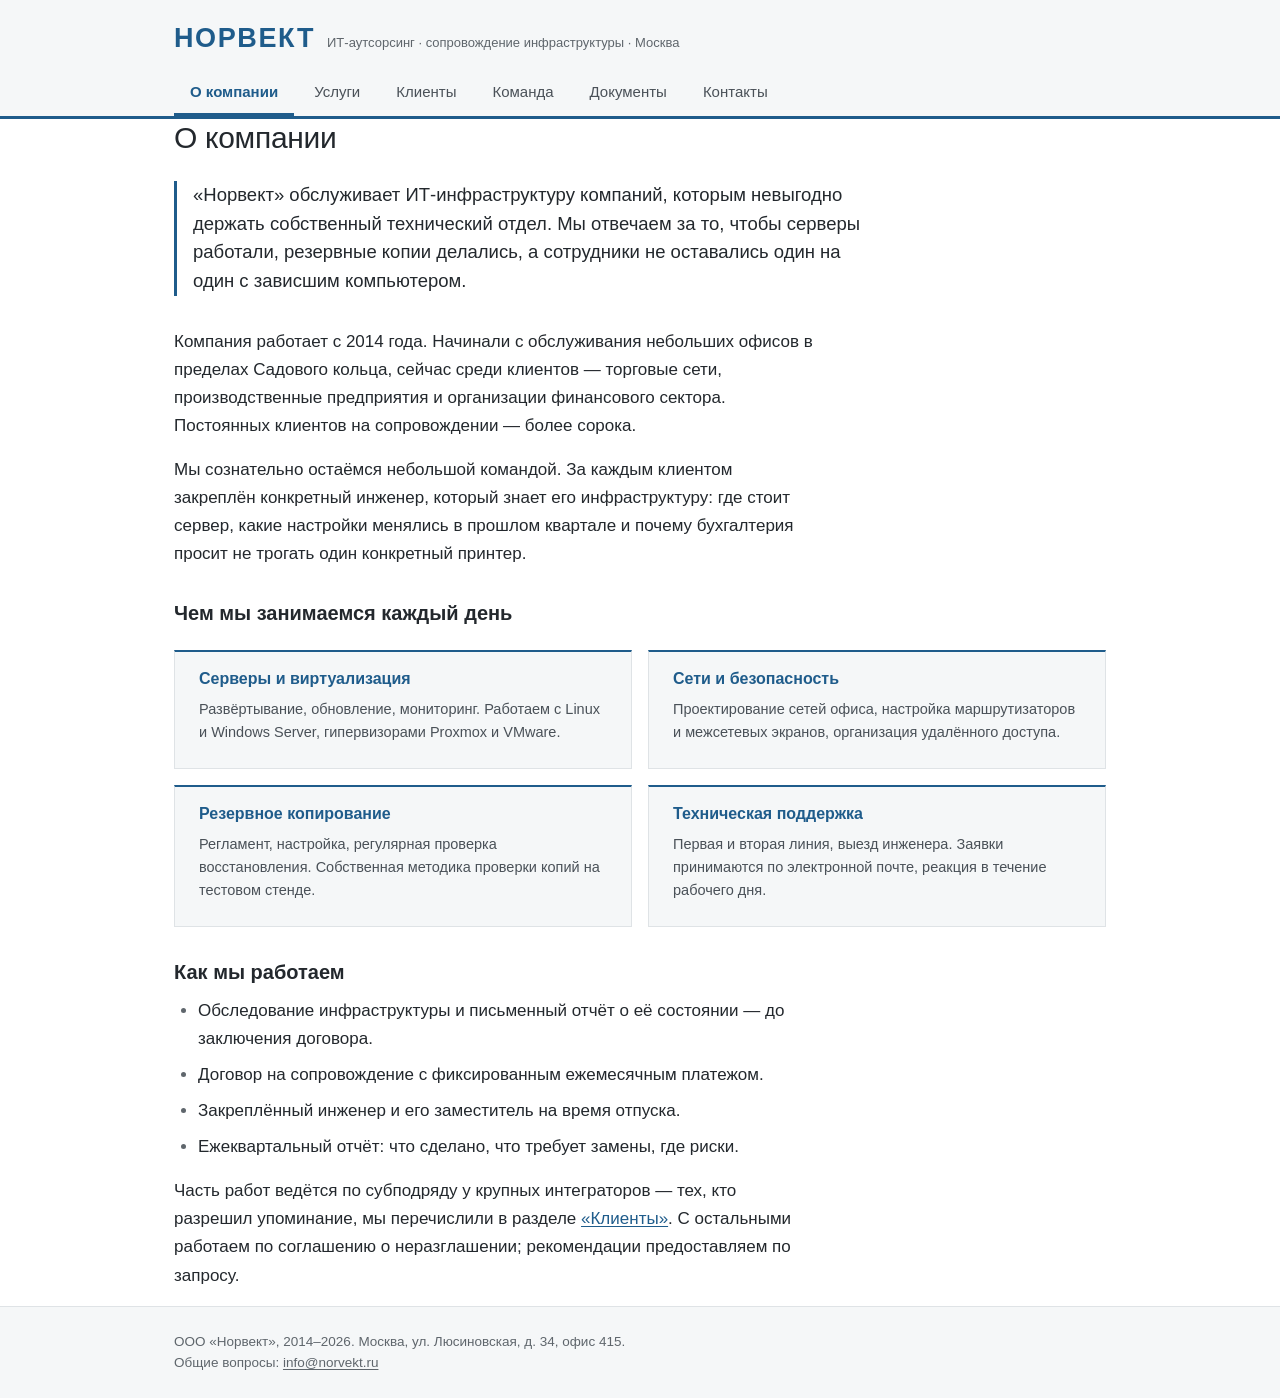
<file: index.html>
<!DOCTYPE html>
<html lang="ru">
<head>
<meta charset="utf-8">
<meta name="viewport" content="width=device-width, initial-scale=1">
<title>ООО «Норвект» — ИТ-аутсорсинг и сопровождение инфраструктуры</title>
<meta name="description" content="Норвект — обслуживание серверов и сетей, техническая поддержка, резервное копирование. Работаем с 2014 года, Москва.">
<link rel="canonical" href="https://norvekt.ru/">
<meta property="og:type" content="website">
<meta property="og:site_name" content="ООО «Норвект»">
<meta property="og:locale" content="ru_RU">
<meta property="og:title" content="ООО «Норвект» — ИТ-аутсорсинг и сопровождение инфраструктуры">
<meta property="og:description" content="Норвект — обслуживание серверов и сетей, техническая поддержка, резервное копирование. Работаем с 2014 года, Москва.">
<meta property="og:url" content="https://norvekt.ru/">
<link rel="icon" href="favicon.svg" type="image/svg+xml">
<link rel="stylesheet" href="assets/style.css">
<script type="application/ld+json">
{
  "@context": "https://schema.org",
  "@type": "Organization",
  "name": "ООО «Норвект»",
  "alternateName": "Норвект",
  "url": "https://norvekt.ru/",
  "email": "info@norvekt.ru",
  "foundingDate": "2014",
  "description": "ИТ-аутсорсинг и сопровождение инфраструктуры: серверы, сети, резервное копирование, техническая поддержка. Москва, с 2014 года.",
  "address": {
    "@type": "PostalAddress",
    "streetAddress": "ул. Люсиновская, д. 34, офис 415",
    "addressLocality": "Москва",
    "addressCountry": "RU"
  },
  "contactPoint": {
    "@type": "ContactPoint",
    "contactType": "customer support",
    "email": "support@norvekt.ru",
    "availableLanguage": "Russian"
  }
}
</script>
</head>
<body>

<a class="skip" href="#content">Перейти к содержанию</a>

<header class="site">
  <div class="wrap">
    <div class="brand">
      <a class="logo" href="index.html">НОРВЕКТ</a>
      <span class="tagline">ИТ-аутсорсинг · сопровождение инфраструктуры · Москва</span>
    </div>
    <nav class="main" aria-label="Разделы сайта">
      <ul>
        <li><a class="active" aria-current="page" href="index.html">О компании</a></li>
        <li><a href="services.html">Услуги</a></li>
        <li><a href="partners.html">Клиенты</a></li>
        <li><a href="team.html">Команда</a></li>
        <li><a href="docs.html">Документы</a></li>
        <li><a href="contacts.html">Контакты</a></li>
      </ul>
    </nav>
  </div>
</header>

<main class="wrap" id="content">

  <h1>О компании</h1>

  <p class="lead">
    «Норвект» обслуживает ИТ-инфраструктуру компаний, которым невыгодно держать
    собственный технический отдел. Мы отвечаем за то, чтобы серверы работали,
    резервные копии делались, а сотрудники не оставались один на один с зависшим
    компьютером.
  </p>

  <p>
    Компания работает с 2014 года. Начинали с обслуживания небольших офисов
    в пределах Садового кольца, сейчас среди клиентов — торговые сети,
    производственные предприятия и организации финансового сектора. Постоянных
    клиентов на сопровождении — более сорока.
  </p>

  <p>
    Мы сознательно остаёмся небольшой командой. За каждым клиентом закреплён
    конкретный инженер, который знает его инфраструктуру: где стоит сервер,
    какие настройки менялись в прошлом квартале и почему бухгалтерия просит
    не трогать один конкретный принтер.
  </p>

  <h2>Чем мы занимаемся каждый день</h2>

  <div class="cards">
    <div class="card">
      <h3>Серверы и виртуализация</h3>
      <p>Развёртывание, обновление, мониторинг. Работаем с Linux и Windows Server,
      гипервизорами Proxmox и VMware.</p>
    </div>
    <div class="card">
      <h3>Сети и безопасность</h3>
      <p>Проектирование сетей офиса, настройка маршрутизаторов и межсетевых экранов,
      организация удалённого доступа.</p>
    </div>
    <div class="card">
      <h3>Резервное копирование</h3>
      <p>Регламент, настройка, регулярная проверка восстановления. Собственная
      методика проверки копий на тестовом стенде.</p>
    </div>
    <div class="card">
      <h3>Техническая поддержка</h3>
      <p>Первая и вторая линия, выезд инженера. Заявки принимаются по электронной
      почте, реакция в течение рабочего дня.</p>
    </div>
  </div>

  <h2>Как мы работаем</h2>

  <ul class="plain">
    <li>Обследование инфраструктуры и письменный отчёт о её состоянии — до заключения договора.</li>
    <li>Договор на сопровождение с фиксированным ежемесячным платежом.</li>
    <li>Закреплённый инженер и его заместитель на время отпуска.</li>
    <li>Ежеквартальный отчёт: что сделано, что требует замены, где риски.</li>
  </ul>

  <p>
    Часть работ ведётся по субподряду у крупных интеграторов — тех, кто разрешил
    упоминание, мы перечислили в разделе <a href="partners.html">«Клиенты»</a>.
    С остальными работаем по соглашению о неразглашении; рекомендации
    предоставляем по запросу.
  </p>

</main>

<footer class="site">
  <div class="wrap">
    <address>
    ООО «Норвект», 2014–2026. Москва, ул. Люсиновская, д. 34, офис 415.<br>
    Общие вопросы: <a href="mailto:info@norvekt.ru">info@norvekt.ru</a>
    </address>
  </div>
</footer>

</body>
</html>
</file>
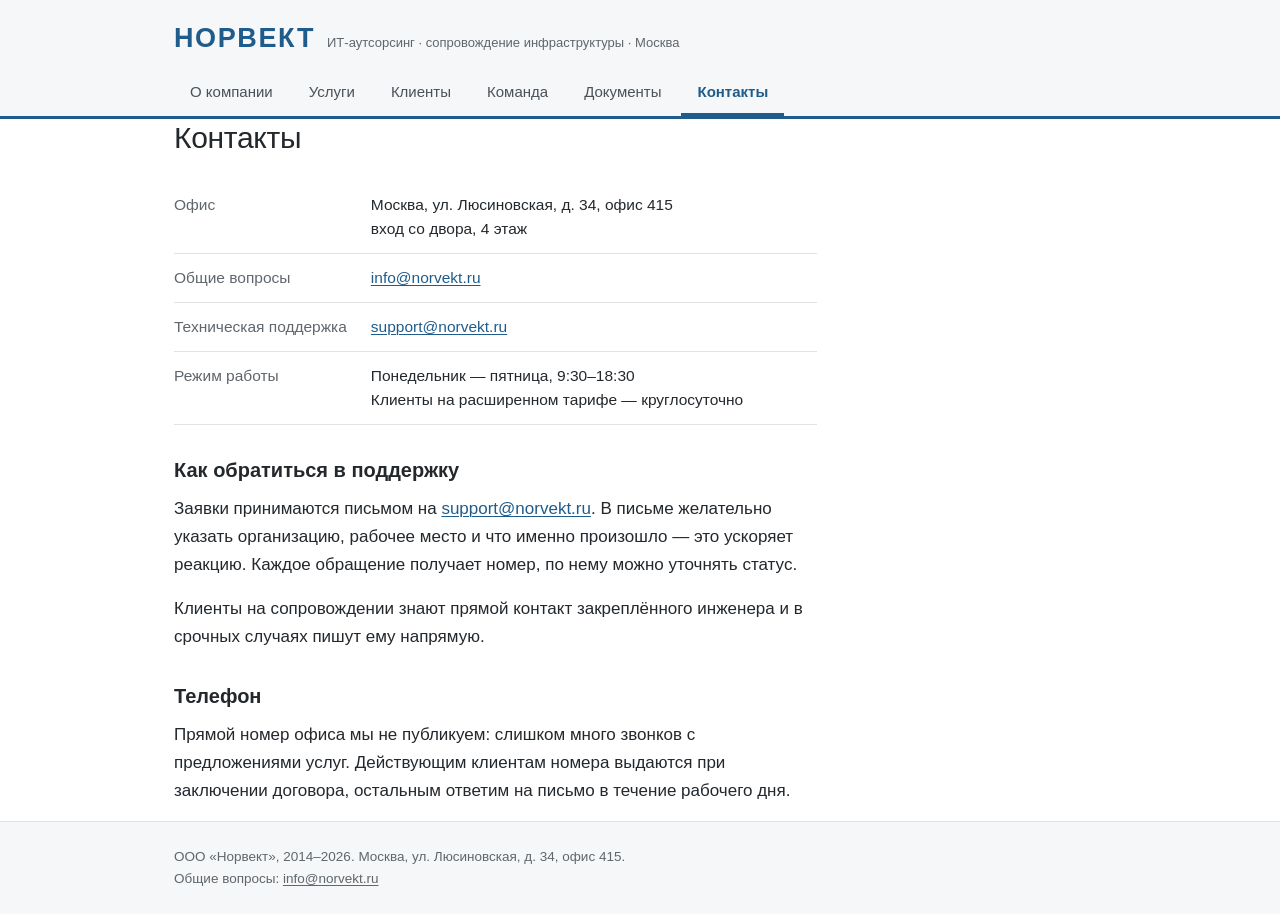
<file: contacts.html>
<!DOCTYPE html>
<html lang="ru">
<head>
<meta charset="utf-8">
<meta name="viewport" content="width=device-width, initial-scale=1">
<title>Контакты — ООО «Норвект»</title>
<meta name="description" content="Адрес офиса ООО «Норвект» в Москве, электронная почта, режим работы и порядок обращения в поддержку.">
<link rel="canonical" href="https://norvekt.ru/contacts.html">
<meta property="og:type" content="website">
<meta property="og:site_name" content="ООО «Норвект»">
<meta property="og:locale" content="ru_RU">
<meta property="og:title" content="Контакты — ООО «Норвект»">
<meta property="og:description" content="Адрес офиса ООО «Норвект» в Москве, электронная почта, режим работы и порядок обращения в поддержку.">
<meta property="og:url" content="https://norvekt.ru/contacts.html">
<link rel="icon" href="favicon.svg" type="image/svg+xml">
<link rel="stylesheet" href="assets/style.css">
</head>
<body>

<a class="skip" href="#content">Перейти к содержанию</a>

<header class="site">
  <div class="wrap">
    <div class="brand">
      <a class="logo" href="index.html">НОРВЕКТ</a>
      <span class="tagline">ИТ-аутсорсинг · сопровождение инфраструктуры · Москва</span>
    </div>
    <nav class="main" aria-label="Разделы сайта">
      <ul>
        <li><a href="index.html">О компании</a></li>
        <li><a href="services.html">Услуги</a></li>
        <li><a href="partners.html">Клиенты</a></li>
        <li><a href="team.html">Команда</a></li>
        <li><a href="docs.html">Документы</a></li>
        <li><a class="active" aria-current="page" href="contacts.html">Контакты</a></li>
      </ul>
    </nav>
  </div>
</header>

<main class="wrap" id="content">

  <h1>Контакты</h1>

  <table class="info">
    <tr>
      <th>Офис</th>
      <td>Москва, ул. Люсиновская, д. 34, офис 415<br>
          вход со двора, 4 этаж</td>
    </tr>
    <tr>
      <th>Общие вопросы</th>
      <td><a href="mailto:info@norvekt.ru">info@norvekt.ru</a></td>
    </tr>
    <tr>
      <th>Техническая поддержка</th>
      <td><a href="mailto:support@norvekt.ru">support@norvekt.ru</a></td>
    </tr>
    <tr>
      <th>Режим работы</th>
      <td>Понедельник — пятница, 9:30–18:30<br>
          Клиенты на расширенном тарифе — круглосуточно</td>
    </tr>
  </table>

  <h2>Как обратиться в поддержку</h2>
  <p>
    Заявки принимаются письмом на <a href="mailto:support@norvekt.ru">support@norvekt.ru</a>.
    В письме желательно указать организацию, рабочее место и что именно
    произошло — это ускоряет реакцию. Каждое обращение получает номер, по нему
    можно уточнять статус.
  </p>
  <p>
    Клиенты на сопровождении знают прямой контакт закреплённого инженера и в
    срочных случаях пишут ему напрямую.
  </p>

  <h2>Телефон</h2>
  <p>
    Прямой номер офиса мы не публикуем: слишком много звонков с предложениями
    услуг. Действующим клиентам номера выдаются при заключении договора,
    остальным ответим на письмо в течение рабочего дня.
  </p>

</main>

<footer class="site">
  <div class="wrap">
    <address>
    ООО «Норвект», 2014–2026. Москва, ул. Люсиновская, д. 34, офис 415.<br>
    Общие вопросы: <a href="mailto:info@norvekt.ru">info@norvekt.ru</a>
    </address>
  </div>
</footer>

</body>
</html>
</file>
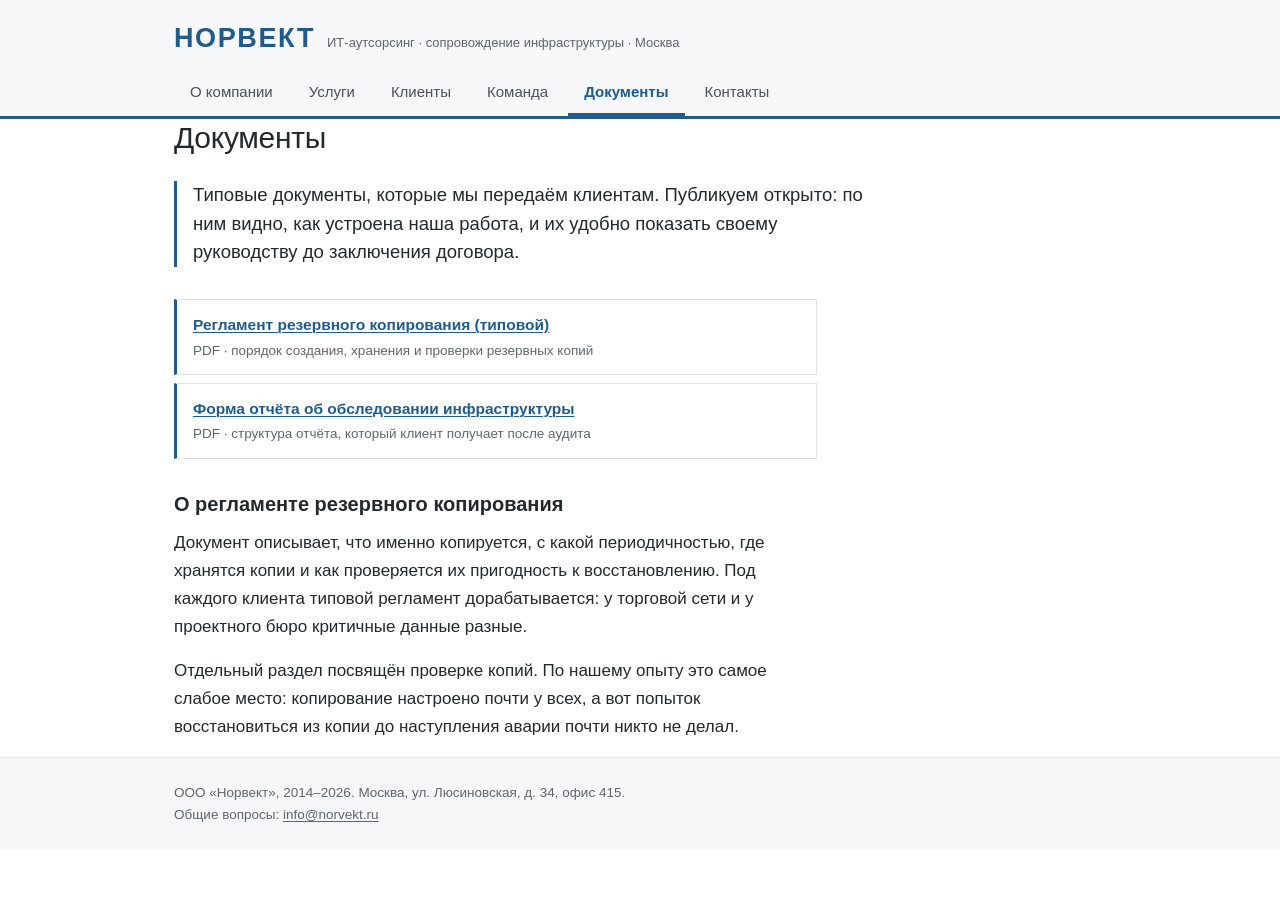
<file: docs.html>
<!DOCTYPE html>
<html lang="ru">
<head>
<meta charset="utf-8">
<meta name="viewport" content="width=device-width, initial-scale=1">
<title>Документы — ООО «Норвект»</title>
<meta name="description" content="Типовые документы ООО «Норвект»: регламент резервного копирования, форма отчёта об обследовании инфраструктуры.">
<link rel="canonical" href="https://norvekt.ru/docs.html">
<meta property="og:type" content="website">
<meta property="og:site_name" content="ООО «Норвект»">
<meta property="og:locale" content="ru_RU">
<meta property="og:title" content="Документы — ООО «Норвект»">
<meta property="og:description" content="Типовые документы ООО «Норвект»: регламент резервного копирования, форма отчёта об обследовании инфраструктуры.">
<meta property="og:url" content="https://norvekt.ru/docs.html">
<link rel="icon" href="favicon.svg" type="image/svg+xml">
<link rel="stylesheet" href="assets/style.css">
</head>
<body>

<a class="skip" href="#content">Перейти к содержанию</a>

<header class="site">
  <div class="wrap">
    <div class="brand">
      <a class="logo" href="index.html">НОРВЕКТ</a>
      <span class="tagline">ИТ-аутсорсинг · сопровождение инфраструктуры · Москва</span>
    </div>
    <nav class="main" aria-label="Разделы сайта">
      <ul>
        <li><a href="index.html">О компании</a></li>
        <li><a href="services.html">Услуги</a></li>
        <li><a href="partners.html">Клиенты</a></li>
        <li><a href="team.html">Команда</a></li>
        <li><a class="active" aria-current="page" href="docs.html">Документы</a></li>
        <li><a href="contacts.html">Контакты</a></li>
      </ul>
    </nav>
  </div>
</header>

<main class="wrap" id="content">

  <h1>Документы</h1>

  <p class="lead">
    Типовые документы, которые мы передаём клиентам. Публикуем открыто: по ним
    видно, как устроена наша работа, и их удобно показать своему руководству
    до заключения договора.
  </p>

  <ul class="docs-list">
    <li>
      <a href="files/reglament-rezervnogo-kopirovaniya.pdf">Регламент резервного копирования (типовой)</a>
      <span class="meta">PDF · порядок создания, хранения и проверки резервных копий</span>
    </li>
    <li>
      <a href="files/forma-otcheta-obsledovanie.pdf">Форма отчёта об обследовании инфраструктуры</a>
      <span class="meta">PDF · структура отчёта, который клиент получает после аудита</span>
    </li>
  </ul>

  <h2>О регламенте резервного копирования</h2>
  <p>
    Документ описывает, что именно копируется, с какой периодичностью, где
    хранятся копии и как проверяется их пригодность к восстановлению. Под каждого
    клиента типовой регламент дорабатывается: у торговой сети и у проектного бюро
    критичные данные разные.
  </p>
  <p>
    Отдельный раздел посвящён проверке копий. По нашему опыту это самое слабое
    место: копирование настроено почти у всех, а вот попыток восстановиться из
    копии до наступления аварии почти никто не делал.
  </p>

</main>

<footer class="site">
  <div class="wrap">
    <address>
    ООО «Норвект», 2014–2026. Москва, ул. Люсиновская, д. 34, офис 415.<br>
    Общие вопросы: <a href="mailto:info@norvekt.ru">info@norvekt.ru</a>
    </address>
  </div>
</footer>

</body>
</html>
</file>
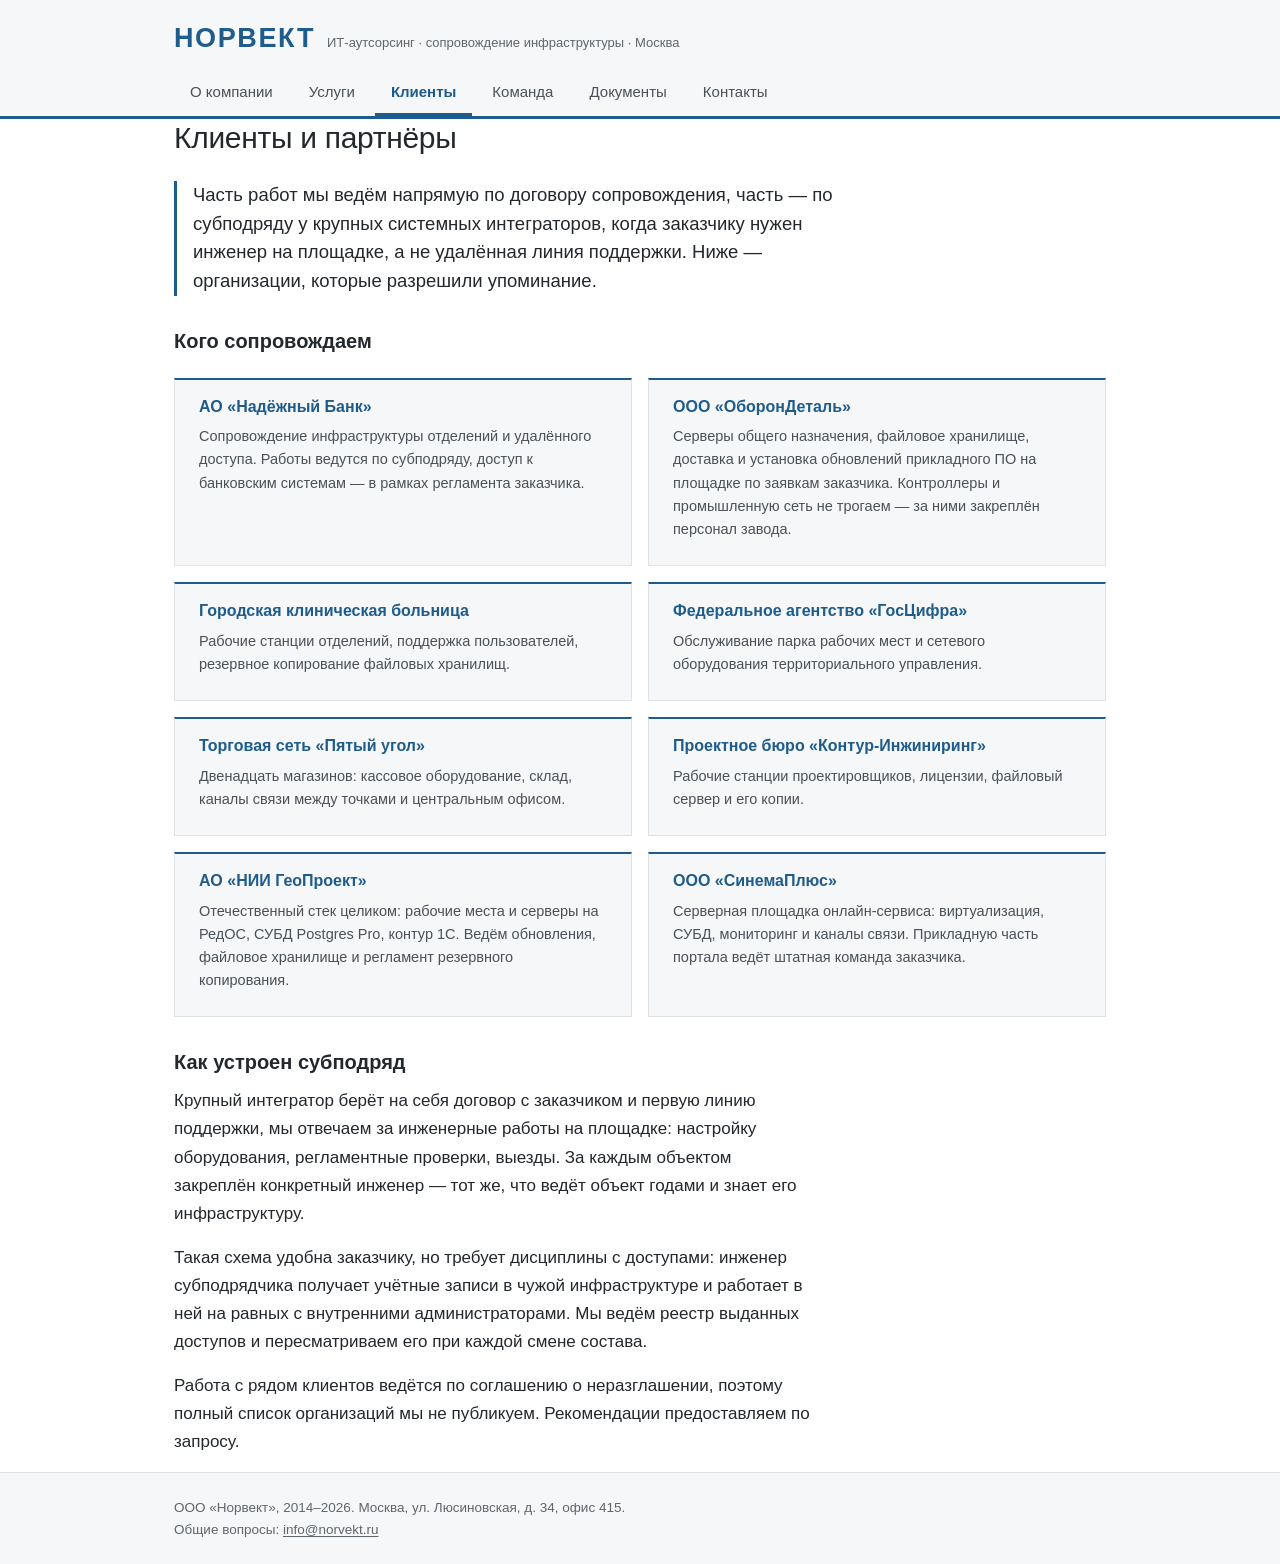
<file: partners.html>
<!DOCTYPE html>
<html lang="ru">
<head>
<meta charset="utf-8">
<meta name="viewport" content="width=device-width, initial-scale=1">
<title>Клиенты и партнёры — ООО «Норвект»</title>
<meta name="description" content="Организации, которые мы сопровождаем: медицина, производство, госсектор, финансы, проектирование, интернет-сервисы. Работаем напрямую и по субподряду.">
<link rel="canonical" href="https://norvekt.ru/partners.html">
<meta property="og:type" content="website">
<meta property="og:site_name" content="ООО «Норвект»">
<meta property="og:locale" content="ru_RU">
<meta property="og:title" content="Клиенты и партнёры — ООО «Норвект»">
<meta property="og:description" content="Организации, которые мы сопровождаем: медицина, производство, госсектор, финансы, проектирование, интернет-сервисы. Работаем напрямую и по субподряду.">
<meta property="og:url" content="https://norvekt.ru/partners.html">
<link rel="icon" href="favicon.svg" type="image/svg+xml">
<link rel="stylesheet" href="assets/style.css">
</head>
<body>

<a class="skip" href="#content">Перейти к содержанию</a>

<header class="site">
  <div class="wrap">
    <div class="brand">
      <a class="logo" href="index.html">НОРВЕКТ</a>
      <span class="tagline">ИТ-аутсорсинг · сопровождение инфраструктуры · Москва</span>
    </div>
    <nav class="main" aria-label="Разделы сайта">
      <ul>
        <li><a href="index.html">О компании</a></li>
        <li><a href="services.html">Услуги</a></li>
        <li><a class="active" aria-current="page" href="partners.html">Клиенты</a></li>
        <li><a href="team.html">Команда</a></li>
        <li><a href="docs.html">Документы</a></li>
        <li><a href="contacts.html">Контакты</a></li>
      </ul>
    </nav>
  </div>
</header>

<main class="wrap" id="content">

  <h1>Клиенты и партнёры</h1>

  <p class="lead">
    Часть работ мы ведём напрямую по договору сопровождения, часть — по субподряду
    у крупных системных интеграторов, когда заказчику нужен инженер на площадке,
    а не удалённая линия поддержки. Ниже — организации, которые разрешили упоминание.
  </p>

  <h2>Кого сопровождаем</h2>

  <div class="cards">
    <div class="card">
      <h3>АО «Надёжный Банк»</h3>
      <p>Сопровождение инфраструктуры отделений и удалённого доступа. Работы ведутся
      по субподряду, доступ к банковским системам — в рамках регламента заказчика.</p>
    </div>
    <div class="card">
      <h3>ООО «ОборонДеталь»</h3>
      <p>Серверы общего назначения, файловое хранилище, доставка и установка
      обновлений прикладного ПО на площадке по заявкам заказчика. Контроллеры и
      промышленную сеть не трогаем — за ними закреплён персонал завода.</p>
    </div>
    <div class="card">
      <h3>Городская клиническая больница</h3>
      <p>Рабочие станции отделений, поддержка пользователей, резервное копирование
      файловых хранилищ.</p>
    </div>
    <div class="card">
      <h3>Федеральное агентство «ГосЦифра»</h3>
      <p>Обслуживание парка рабочих мест и сетевого оборудования территориального
      управления.</p>
    </div>
    <div class="card">
      <h3>Торговая сеть «Пятый угол»</h3>
      <p>Двенадцать магазинов: кассовое оборудование, склад, каналы связи между
      точками и центральным офисом.</p>
    </div>
    <div class="card">
      <h3>Проектное бюро «Контур-Инжиниринг»</h3>
      <p>Рабочие станции проектировщиков, лицензии, файловый сервер и его копии.</p>
    </div>
    <div class="card">
      <h3>АО «НИИ ГеоПроект»</h3>
      <p>Отечественный стек целиком: рабочие места и серверы на РедОС, СУБД
      Postgres Pro, контур 1С. Ведём обновления, файловое хранилище и регламент
      резервного копирования.</p>
    </div>
    <div class="card">
      <h3>ООО «СинемаПлюс»</h3>
      <p>Серверная площадка онлайн-сервиса: виртуализация, СУБД, мониторинг
      и каналы связи. Прикладную часть портала ведёт штатная команда заказчика.</p>
    </div>
  </div>

  <h2>Как устроен субподряд</h2>

  <p>
    Крупный интегратор берёт на себя договор с заказчиком и первую линию поддержки,
    мы отвечаем за инженерные работы на площадке: настройку оборудования, регламентные
    проверки, выезды. За каждым объектом закреплён конкретный инженер — тот же, что
    ведёт объект годами и знает его инфраструктуру.
  </p>

  <p>
    Такая схема удобна заказчику, но требует дисциплины с доступами: инженер
    субподрядчика получает учётные записи в чужой инфраструктуре и работает
    в ней на равных с внутренними администраторами. Мы ведём реестр выданных
    доступов и пересматриваем его при каждой смене состава.
  </p>

  <p>
    Работа с рядом клиентов ведётся по соглашению о неразглашении, поэтому
    полный список организаций мы не публикуем. Рекомендации предоставляем по запросу.
  </p>

</main>

<footer class="site">
  <div class="wrap">
    <address>
    ООО «Норвект», 2014–2026. Москва, ул. Люсиновская, д. 34, офис 415.<br>
    Общие вопросы: <a href="mailto:info@norvekt.ru">info@norvekt.ru</a>
    </address>
  </div>
</footer>

</body>
</html>
</file>
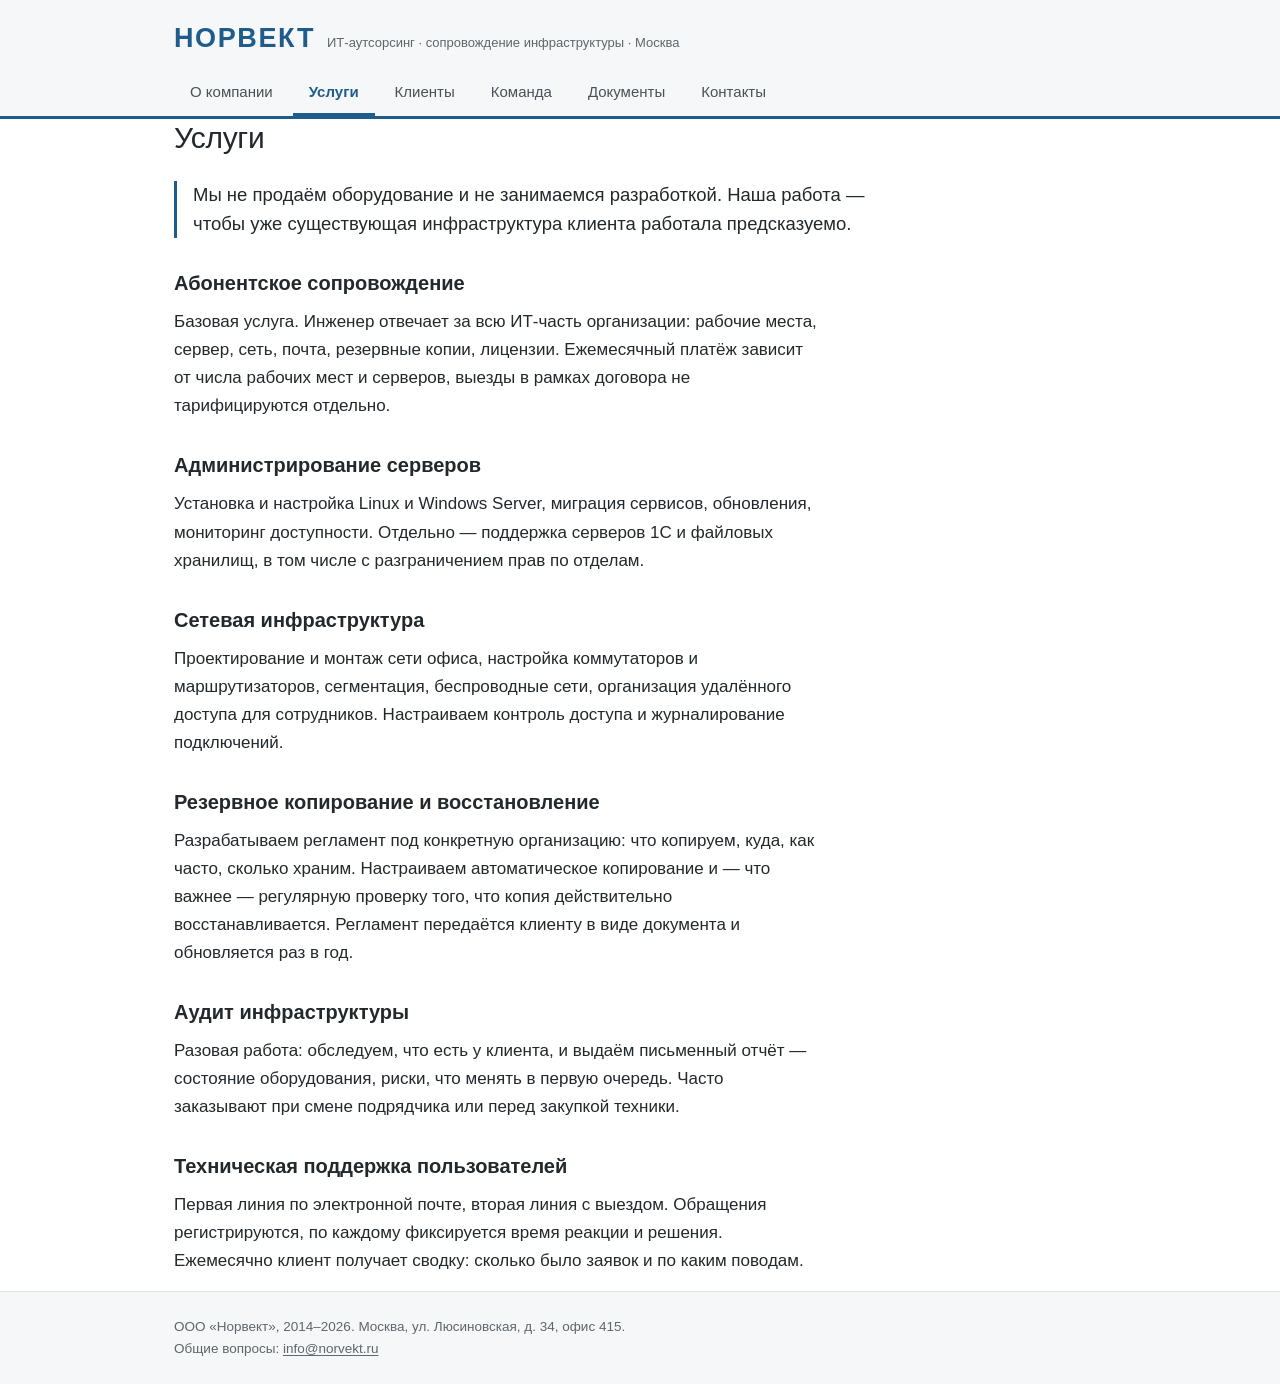
<file: services.html>
<!DOCTYPE html>
<html lang="ru">
<head>
<meta charset="utf-8">
<meta name="viewport" content="width=device-width, initial-scale=1">
<title>Услуги — ООО «Норвект»</title>
<meta name="description" content="Сопровождение серверов и сетей, резервное копирование, техническая поддержка пользователей, аудит инфраструктуры.">
<link rel="canonical" href="https://norvekt.ru/services.html">
<meta property="og:type" content="website">
<meta property="og:site_name" content="ООО «Норвект»">
<meta property="og:locale" content="ru_RU">
<meta property="og:title" content="Услуги — ООО «Норвект»">
<meta property="og:description" content="Сопровождение серверов и сетей, резервное копирование, техническая поддержка пользователей, аудит инфраструктуры.">
<meta property="og:url" content="https://norvekt.ru/services.html">
<link rel="icon" href="favicon.svg" type="image/svg+xml">
<link rel="stylesheet" href="assets/style.css">
</head>
<body>

<a class="skip" href="#content">Перейти к содержанию</a>

<header class="site">
  <div class="wrap">
    <div class="brand">
      <a class="logo" href="index.html">НОРВЕКТ</a>
      <span class="tagline">ИТ-аутсорсинг · сопровождение инфраструктуры · Москва</span>
    </div>
    <nav class="main" aria-label="Разделы сайта">
      <ul>
        <li><a href="index.html">О компании</a></li>
        <li><a class="active" aria-current="page" href="services.html">Услуги</a></li>
        <li><a href="partners.html">Клиенты</a></li>
        <li><a href="team.html">Команда</a></li>
        <li><a href="docs.html">Документы</a></li>
        <li><a href="contacts.html">Контакты</a></li>
      </ul>
    </nav>
  </div>
</header>

<main class="wrap" id="content">

  <h1>Услуги</h1>

  <p class="lead">
    Мы не продаём оборудование и не занимаемся разработкой. Наша работа — чтобы
    уже существующая инфраструктура клиента работала предсказуемо.
  </p>

  <h2>Абонентское сопровождение</h2>
  <p>
    Базовая услуга. Инженер отвечает за всю ИТ-часть организации: рабочие места,
    сервер, сеть, почта, резервные копии, лицензии. Ежемесячный платёж зависит от
    числа рабочих мест и серверов, выезды в рамках договора не тарифицируются
    отдельно.
  </p>

  <h2>Администрирование серверов</h2>
  <p>
    Установка и настройка Linux и Windows Server, миграция сервисов, обновления,
    мониторинг доступности. Отдельно — поддержка серверов 1С и файловых хранилищ,
    в том числе с разграничением прав по отделам.
  </p>

  <h2>Сетевая инфраструктура</h2>
  <p>
    Проектирование и монтаж сети офиса, настройка коммутаторов и маршрутизаторов,
    сегментация, беспроводные сети, организация удалённого доступа для сотрудников.
    Настраиваем контроль доступа и журналирование подключений.
  </p>

  <h2>Резервное копирование и восстановление</h2>
  <p>
    Разрабатываем регламент под конкретную организацию: что копируем, куда, как
    часто, сколько храним. Настраиваем автоматическое копирование и — что важнее —
    регулярную проверку того, что копия действительно восстанавливается. Регламент
    передаётся клиенту в виде документа и обновляется раз в год.
  </p>

  <h2>Аудит инфраструктуры</h2>
  <p>
    Разовая работа: обследуем, что есть у клиента, и выдаём письменный отчёт —
    состояние оборудования, риски, что менять в первую очередь. Часто заказывают
    при смене подрядчика или перед закупкой техники.
  </p>

  <h2>Техническая поддержка пользователей</h2>
  <p>
    Первая линия по электронной почте, вторая линия с выездом. Обращения
    регистрируются, по каждому фиксируется время реакции и решения. Ежемесячно
    клиент получает сводку: сколько было заявок и по каким поводам.
  </p>

</main>

<footer class="site">
  <div class="wrap">
    <address>
    ООО «Норвект», 2014–2026. Москва, ул. Люсиновская, д. 34, офис 415.<br>
    Общие вопросы: <a href="mailto:info@norvekt.ru">info@norvekt.ru</a>
    </address>
  </div>
</footer>

</body>
</html>
</file>
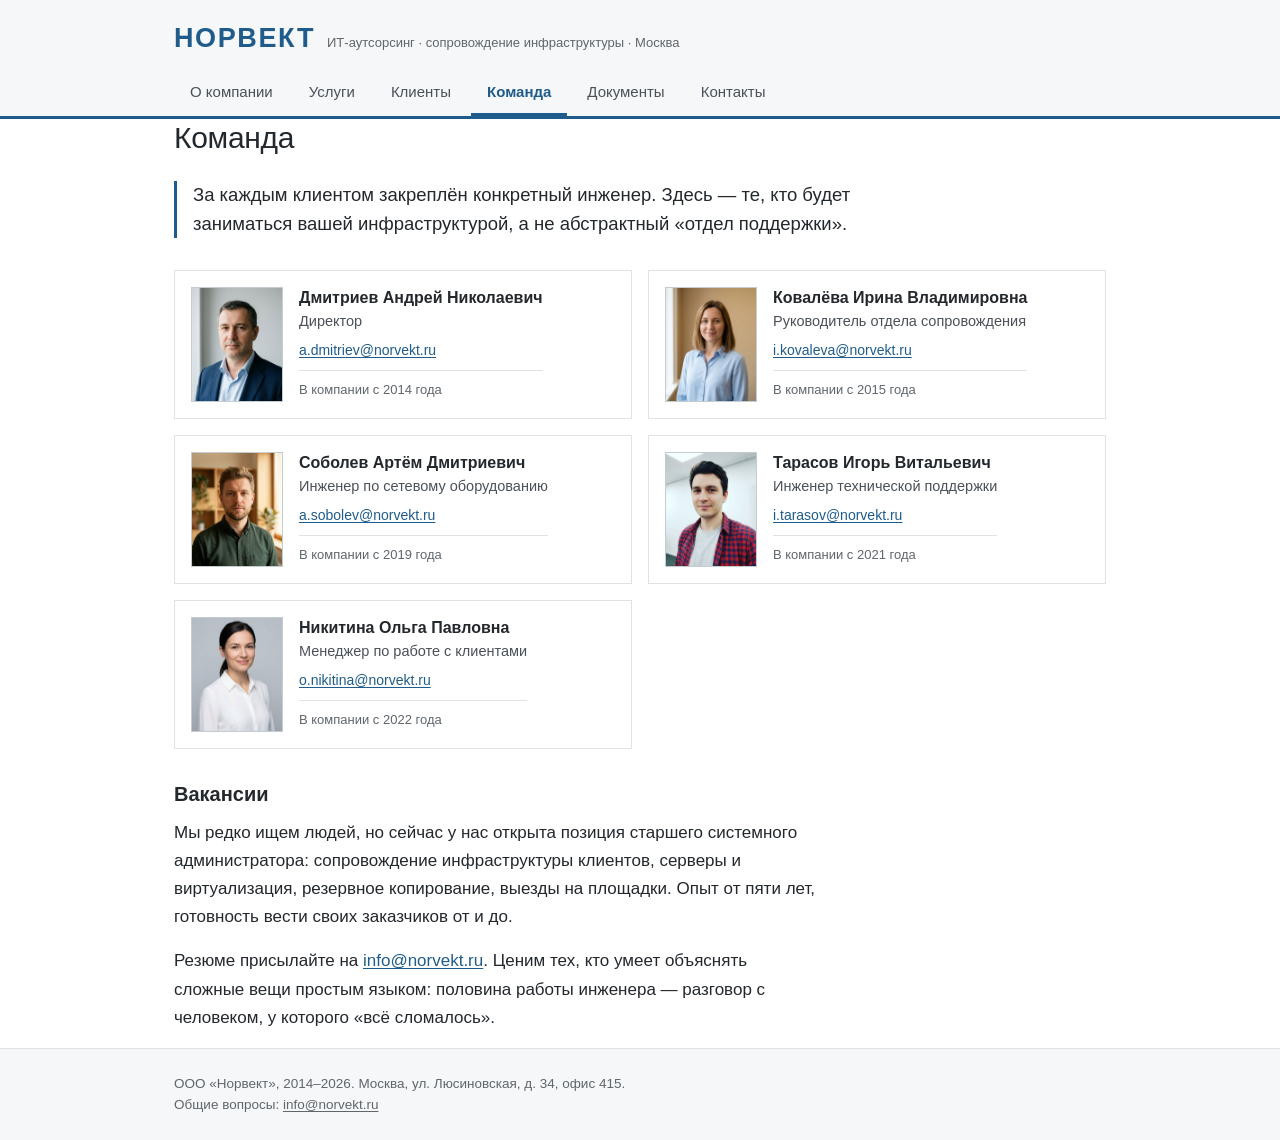
<file: team.html>
<!DOCTYPE html>
<html lang="ru">
<head>
<meta charset="utf-8">
<meta name="viewport" content="width=device-width, initial-scale=1">
<title>Команда — ООО «Норвект»</title>
<meta name="description" content="Инженеры и специалисты ООО «Норвект»: кто отвечает за сопровождение инфраструктуры клиентов.">
<link rel="canonical" href="https://norvekt.ru/team.html">
<meta property="og:type" content="website">
<meta property="og:site_name" content="ООО «Норвект»">
<meta property="og:locale" content="ru_RU">
<meta property="og:title" content="Команда — ООО «Норвект»">
<meta property="og:description" content="Инженеры и специалисты ООО «Норвект»: кто отвечает за сопровождение инфраструктуры клиентов.">
<meta property="og:url" content="https://norvekt.ru/team.html">
<link rel="icon" href="favicon.svg" type="image/svg+xml">
<link rel="stylesheet" href="assets/style.css">
</head>
<body>

<a class="skip" href="#content">Перейти к содержанию</a>

<header class="site">
  <div class="wrap">
    <div class="brand">
      <a class="logo" href="index.html">НОРВЕКТ</a>
      <span class="tagline">ИТ-аутсорсинг · сопровождение инфраструктуры · Москва</span>
    </div>
    <nav class="main" aria-label="Разделы сайта">
      <ul>
        <li><a href="index.html">О компании</a></li>
        <li><a href="services.html">Услуги</a></li>
        <li><a href="partners.html">Клиенты</a></li>
        <li><a class="active" aria-current="page" href="team.html">Команда</a></li>
        <li><a href="docs.html">Документы</a></li>
        <li><a href="contacts.html">Контакты</a></li>
      </ul>
    </nav>
  </div>
</header>

<main class="wrap" id="content">

  <h1>Команда</h1>

  <p class="lead">
    За каждым клиентом закреплён конкретный инженер. Здесь — те, кто будет
    заниматься вашей инфраструктурой, а не абстрактный «отдел поддержки».
  </p>

  <div class="team">

    <div class="person">
      <div class="photo"><img src="assets/photos/dmitriev.jpg" alt="Дмитриев Андрей Николаевич, фото" loading="lazy"></div>
      <div>
        <p class="name">Дмитриев Андрей Николаевич</p>
        <p class="role">Директор</p>
        <p class="contact"><a href="mailto:a.dmitriev@norvekt.ru">a.dmitriev@norvekt.ru</a></p>
        <p class="since">В компании с 2014 года</p>
      </div>
    </div>

    <div class="person">
      <div class="photo"><img src="assets/photos/kovaleva.jpg" alt="Ковалёва Ирина Владимировна, фото" loading="lazy"></div>
      <div>
        <p class="name">Ковалёва Ирина Владимировна</p>
        <p class="role">Руководитель отдела сопровождения</p>
        <p class="contact"><a href="mailto:i.kovaleva@norvekt.ru">i.kovaleva@norvekt.ru</a></p>
        <p class="since">В компании с 2015 года</p>
      </div>
    </div>


    <div class="person">
      <div class="photo"><img src="assets/photos/sobolev.jpg" alt="Соболев Артём Дмитриевич, фото" loading="lazy"></div>
      <div>
        <p class="name">Соболев Артём Дмитриевич</p>
        <p class="role">Инженер по сетевому оборудованию</p>
        <p class="contact"><a href="mailto:a.sobolev@norvekt.ru">a.sobolev@norvekt.ru</a></p>
        <p class="since">В компании с 2019 года</p>
      </div>
    </div>

    <div class="person">
      <div class="photo"><img src="assets/photos/tarasov.jpg" alt="Тарасов Игорь Витальевич, фото" loading="lazy"></div>
      <div>
        <p class="name">Тарасов Игорь Витальевич</p>
        <p class="role">Инженер технической поддержки</p>
        <p class="contact"><a href="mailto:i.tarasov@norvekt.ru">i.tarasov@norvekt.ru</a></p>
        <p class="since">В компании с 2021 года</p>
      </div>
    </div>

    <div class="person">
      <div class="photo"><img src="assets/photos/nikitina.jpg" alt="Никитина Ольга Павловна, фото" loading="lazy"></div>
      <div>
        <p class="name">Никитина Ольга Павловна</p>
        <p class="role">Менеджер по работе с клиентами</p>
        <p class="contact"><a href="mailto:o.nikitina@norvekt.ru">o.nikitina@norvekt.ru</a></p>
        <p class="since">В компании с 2022 года</p>
      </div>
    </div>

  </div>

  <h2>Вакансии</h2>
  <p>
    Мы редко ищем людей, но сейчас у нас открыта позиция старшего системного
    администратора: сопровождение инфраструктуры клиентов, серверы и
    виртуализация, резервное копирование, выезды на площадки. Опыт от пяти лет,
    готовность вести своих заказчиков от и до.
  </p>
  <p>
    Резюме присылайте на <a href="mailto:info@norvekt.ru">info@norvekt.ru</a>.
    Ценим тех, кто умеет объяснять сложные вещи простым языком: половина работы
    инженера — разговор с человеком, у которого «всё сломалось».
  </p>

</main>

<footer class="site">
  <div class="wrap">
    <address>
    ООО «Норвект», 2014–2026. Москва, ул. Люсиновская, д. 34, офис 415.<br>
    Общие вопросы: <a href="mailto:info@norvekt.ru">info@norvekt.ru</a>
    </address>
  </div>
</footer>

</body>
</html>
</file>
<file: assets/style.css>
/* ООО «Норвект» — стиль корпоративного сайта.

   Легенда оформления: сайт сделан в середине 2010-х и один раз аккуратно
   освежён силами своего же инженера — вёрстку привели в порядок, содержание
   и структуру оставили как были. Отсюда сдержанность: системные шрифты,
   один акцентный цвет, никаких эффектов. Это часть легенды, а не небрежность.

   Технические ограничения стенда (не нарушать):
   - никаких внешних ресурсов: шрифты с CDN Wayback Machine не заберёт,
     и архивный снимок развалится;
   - никакого JavaScript по той же причине;
   - страницы должны нормально печататься — на случай, если 3 сентября
     архив недоступен и раздаём распечатку. */

/* --- токены --- */

:root {
  --ink: #23282d;          /* основной текст, контраст 13:1 на белом */
  --ink-soft: #4a5158;     /* вторичный текст, 8:1 */
  --muted: #5f666c;        /* подписи, 5.6:1 — проходит AA и на сером фоне */
  --accent: #1f5c8b;
  --accent-dark: #16436a;  /* наведение и посещённые ссылки */
  --line: #dfe3e6;
  --line-strong: #c5ccd1;
  --bg: #ffffff;
  --bg-soft: #f5f7f8;

  /* вертикальный ритм кратен 4px — от него считаются все отступы */
  --s1: 4px;
  --s2: 8px;
  --s3: 12px;
  --s4: 16px;
  --s5: 24px;
  --s6: 32px;
  --s7: 48px;

  --measure: 68ch;         /* предел длины строки, дальше текст читать тяжело */
  --wrap: 980px;
}

* { box-sizing: border-box; }

/* --- база --- */

html {
  -webkit-text-size-adjust: 100%;
}

body {
  margin: 0;
  font-family: -apple-system, BlinkMacSystemFont, "Segoe UI", Roboto,
               "Helvetica Neue", Arial, "Noto Sans", sans-serif;
  font-size: 17px;
  line-height: 1.65;
  color: var(--ink);
  background: var(--bg);
  text-rendering: optimizeLegibility;
}

.wrap {
  max-width: var(--wrap);
  margin: 0 auto;
  padding: 0 var(--s5);
}

/* Ссылка для тех, кто ходит по сайту с клавиатуры или через скринридер:
   видна только при получении фокуса. */
.skip {
  position: absolute;
  left: -9999px;
  top: 0;
  background: var(--accent);
  color: #fff;
  padding: var(--s2) var(--s4);
  z-index: 10;
}

.skip:focus {
  left: 0;
}

:focus-visible {
  outline: 2px solid var(--accent);
  outline-offset: 2px;
}

/* --- шапка --- */

header.site {
  border-bottom: 3px solid var(--accent);
  background: var(--bg-soft);
  padding: var(--s5) 0 0;
}

.brand {
  display: flex;
  align-items: baseline;
  gap: var(--s3);
  flex-wrap: wrap;
}

.brand .logo {
  font-size: 27px;
  font-weight: 700;
  line-height: 1.1;
  color: var(--accent);
  letter-spacing: 0.06em;
  text-decoration: none;
}

.brand .logo:hover,
.brand .logo:focus-visible { color: var(--accent-dark); }

.brand .tagline {
  color: var(--muted);
  font-size: 13px;
  line-height: 1.4;
}

nav.main { margin-top: var(--s4); }

nav.main ul {
  list-style: none;
  margin: 0;
  padding: 0;
  display: flex;
  flex-wrap: wrap;
  gap: 0 var(--s1);
}

nav.main a {
  display: block;
  padding: 10px var(--s4) 9px;
  color: var(--ink-soft);
  text-decoration: none;
  font-size: 15px;
  border-bottom: 3px solid transparent;
}

nav.main a:hover {
  color: var(--accent);
  background: rgba(31, 92, 139, 0.06);
}

nav.main a[aria-current="page"],
nav.main a.active {
  border-bottom-color: var(--accent);
  font-weight: 700;
  color: var(--accent);
}

/* --- контент --- */

main { padding: var(--s6) 0 var(--s7); }

h1 {
  font-size: 30px;
  line-height: 1.25;
  margin: 0 0 var(--s5);
  font-weight: 400;
  letter-spacing: -0.01em;
}

h2 {
  font-size: 20px;
  line-height: 1.3;
  margin: var(--s6) 0 var(--s3);
  font-weight: 700;
}

h3 {
  font-size: 16px;
  line-height: 1.35;
  margin: 0 0 var(--s2);
  font-weight: 700;
}

p { margin: 0 0 var(--s4); }

/* Ограничиваем длину строки только у сплошного текста: карточки и таблицы
   раскладываются по своей сетке и должны занимать всю ширину. */
main > p,
main > h2,
main > ul,
main > ol { max-width: var(--measure); }

a {
  color: var(--accent);
  text-decoration-thickness: 1px;
  text-underline-offset: 2px;
}

a:hover { color: var(--accent-dark); }

.lead {
  font-size: 18.5px;
  line-height: 1.55;
  color: var(--ink);
  border-left: 3px solid var(--accent);
  padding-left: var(--s4);
  margin-bottom: var(--s6);
}

ul.plain { padding-left: var(--s5); margin: 0 0 var(--s4); }
ul.plain li { margin-bottom: var(--s2); }
ul.plain li::marker { color: var(--muted); }

/* --- карточки услуг и клиентов --- */

/* Две колонки на десктопе: четыре карточки услуг ложатся ровным квадратом,
   а не рядом «три плюс одна». */
.cards {
  display: grid;
  grid-template-columns: repeat(auto-fit, minmax(320px, 1fr));
  gap: var(--s4);
  margin: var(--s5) 0 var(--s6);
}

.card {
  border: 1px solid var(--line);
  border-top: 2px solid var(--accent);
  padding: var(--s4) var(--s5) var(--s5);
  background: var(--bg-soft);
}

.card h3 { color: var(--accent); }

.card p {
  margin: 0;
  font-size: 14.5px;
  line-height: 1.6;
  color: var(--ink-soft);
}

/* --- команда --- */

/* Колонка шире 340px нужна, чтобы «Ковалёва Ирина Владимировна»
   помещалась в одну строку рядом с фотографией. */
.team {
  display: grid;
  grid-template-columns: repeat(auto-fit, minmax(340px, 1fr));
  gap: var(--s4);
  margin: var(--s5) 0 var(--s6);
}

.person {
  display: flex;
  gap: var(--s4);
  align-items: flex-start;
  border: 1px solid var(--line);
  padding: var(--s4);
  background: var(--bg);
}

/* Фотографии сотрудников — узел карты следов: по ним объект опознаётся
   в других источниках, поэтому размер выбран так, чтобы лицо читалось. */
.person .photo {
  width: 92px;
  height: 115px;
  flex: 0 0 92px;
  background: #dde2e5;
  border: 1px solid var(--line-strong);
  overflow: hidden;
}

.person .photo img {
  display: block;
  width: 100%;
  height: 100%;
  object-fit: cover;
}

.person .name {
  font-weight: 700;
  font-size: 16px;
  margin: 0 0 2px;
  line-height: 1.35;
}

.person .role {
  color: var(--ink-soft);
  font-size: 14.5px;
  line-height: 1.4;
  margin: 0 0 var(--s2);
}

.person .contact { font-size: 14px; margin: 0; word-break: break-word; }

.person .since {
  font-size: 13px;
  color: var(--muted);
  margin: var(--s2) 0 0;
  padding-top: var(--s2);
  border-top: 1px solid var(--line);
}

/* --- контакты --- */

table.info {
  border-collapse: collapse;
  margin: var(--s5) 0 var(--s6);
  width: 100%;
  max-width: var(--measure);
}

table.info th,
table.info td {
  text-align: left;
  vertical-align: top;
  padding: var(--s3) var(--s5) var(--s3) 0;
  border-bottom: 1px solid var(--line);
  font-size: 15.5px;
  line-height: 1.55;
}

table.info th {
  color: var(--muted);
  font-weight: 400;
  white-space: nowrap;
  width: 1%;
}

/* --- документы --- */

.docs-list {
  list-style: none;
  padding: 0;
  margin: var(--s5) 0 var(--s6);
  max-width: var(--measure);
}

.docs-list li {
  border: 1px solid var(--line);
  border-left: 3px solid var(--accent);
  padding: var(--s3) var(--s4);
  margin-bottom: var(--s2);
  font-size: 15.5px;
}

.docs-list a { font-weight: 700; }

.docs-list .meta {
  display: block;
  margin-top: 2px;
  color: var(--muted);
  font-size: 13.5px;
}

/* --- подвал --- */

footer.site {
  border-top: 1px solid var(--line);
  background: var(--bg-soft);
  padding: var(--s5) 0;
  font-size: 13.5px;
  line-height: 1.6;
  color: var(--muted);
}

footer.site address {
  font-style: normal;
  margin: 0;
}

footer.site a { color: var(--muted); }
footer.site a:hover { color: var(--accent); }

/* --- узкие экраны --- */

@media (max-width: 640px) {
  body { font-size: 16px; }

  .wrap { padding: 0 var(--s4); }

  header.site { padding-top: var(--s4); }

  .brand .logo { font-size: 23px; }

  nav.main a { padding: 9px var(--s3) 8px; font-size: 14.5px; }

  h1 { font-size: 25px; }
  h2 { font-size: 18.5px; }
  .lead { font-size: 17px; }

  main { padding: var(--s5) 0 var(--s6); }

  /* Таблица контактов в две колонки на телефоне не помещается —
     раскладываем подпись над значением. */
  table.info th,
  table.info td {
    display: block;
    width: auto;
    white-space: normal;
    padding-right: 0;
  }

  table.info th { padding-bottom: 0; border-bottom: 0; }
  table.info td { padding-top: 2px; }
}

/* --- печать --- */

@media print {
  body { font-size: 11pt; color: #000; background: #fff; }

  .skip, nav.main { display: none; }

  header.site,
  footer.site { background: none; }

  .wrap { max-width: none; padding: 0; }

  main > p,
  main > h2,
  main > ul,
  main > ol,
  table.info,
  .docs-list { max-width: none; }

  .card,
  .person,
  .docs-list li { break-inside: avoid; }

  h1, h2, h3 { break-after: avoid; }

  /* На бумаге ссылка бесполезна без самого адреса — дописываем его. */
  main a[href^="http"]::after,
  main a[href^="mailto:"]::after {
    content: " (" attr(href) ")";
    font-size: 9pt;
    color: #444;
    word-break: break-all;
  }
}
</file>
